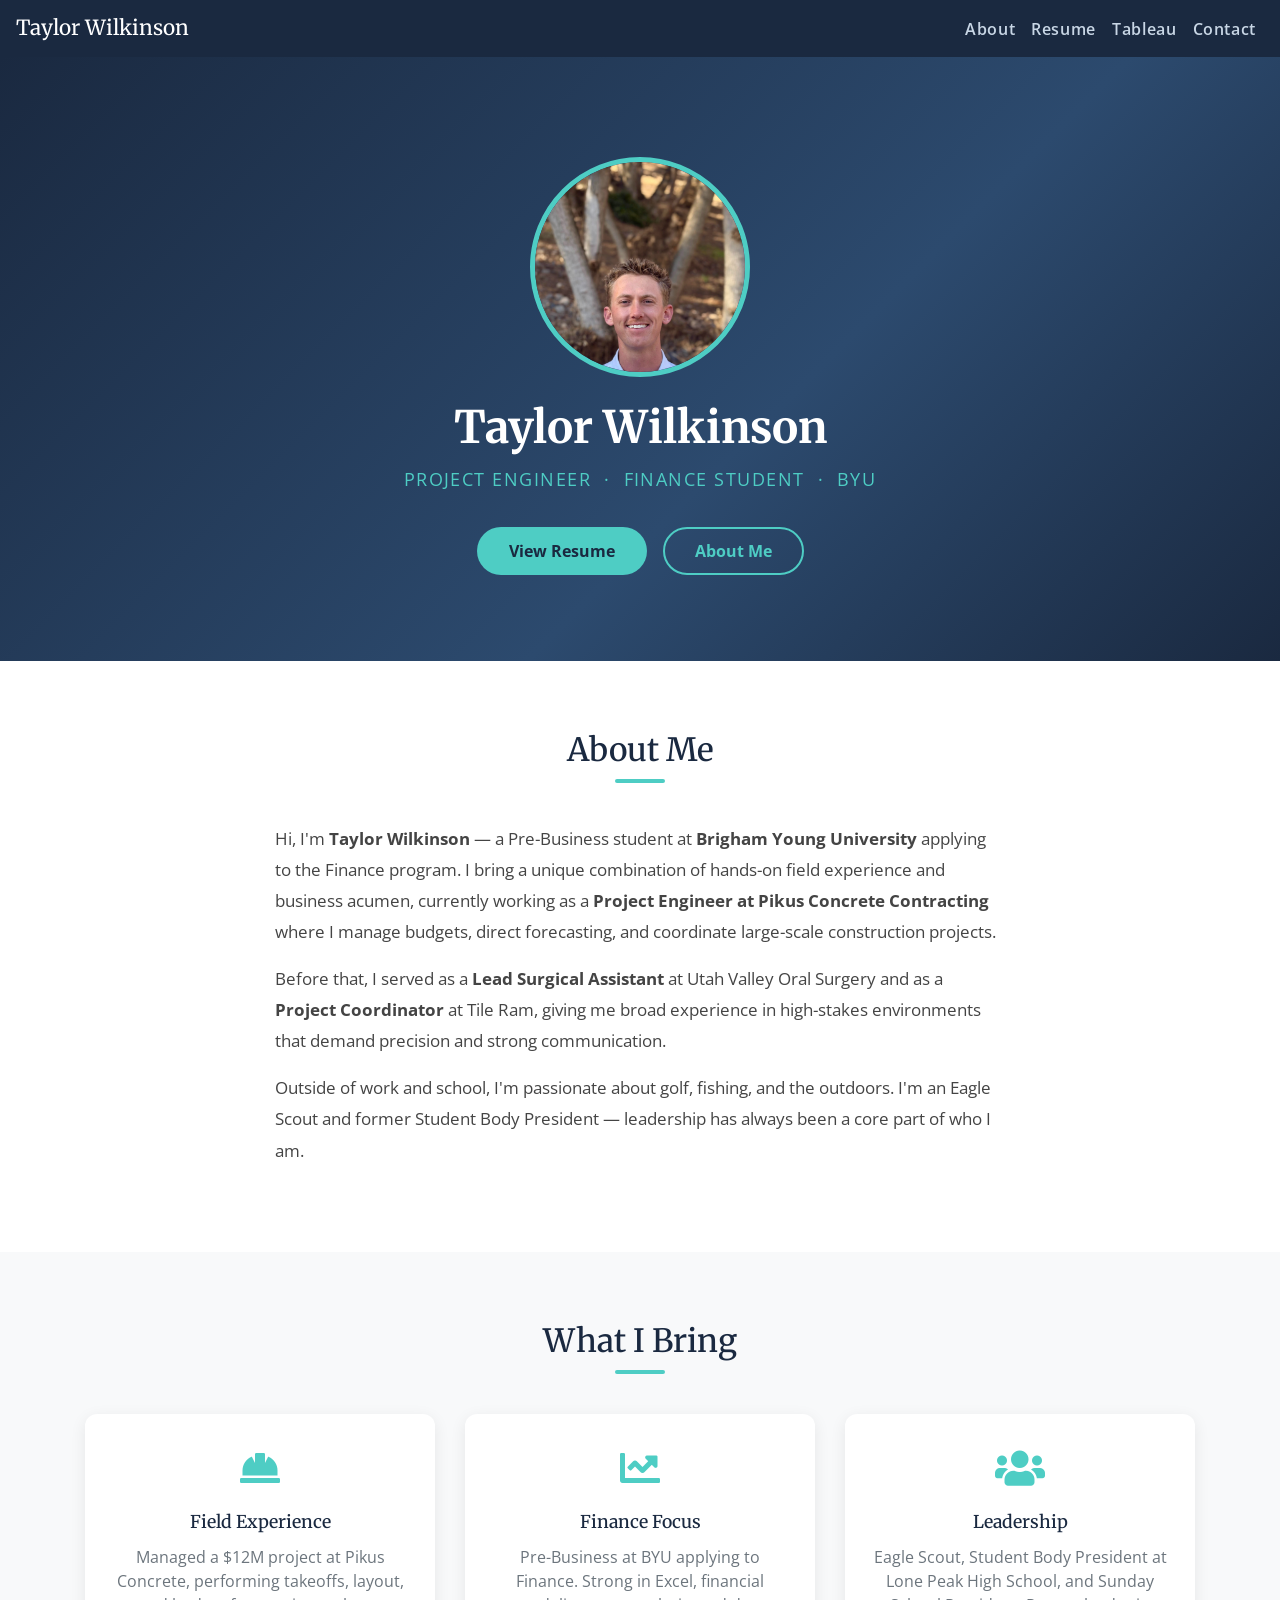
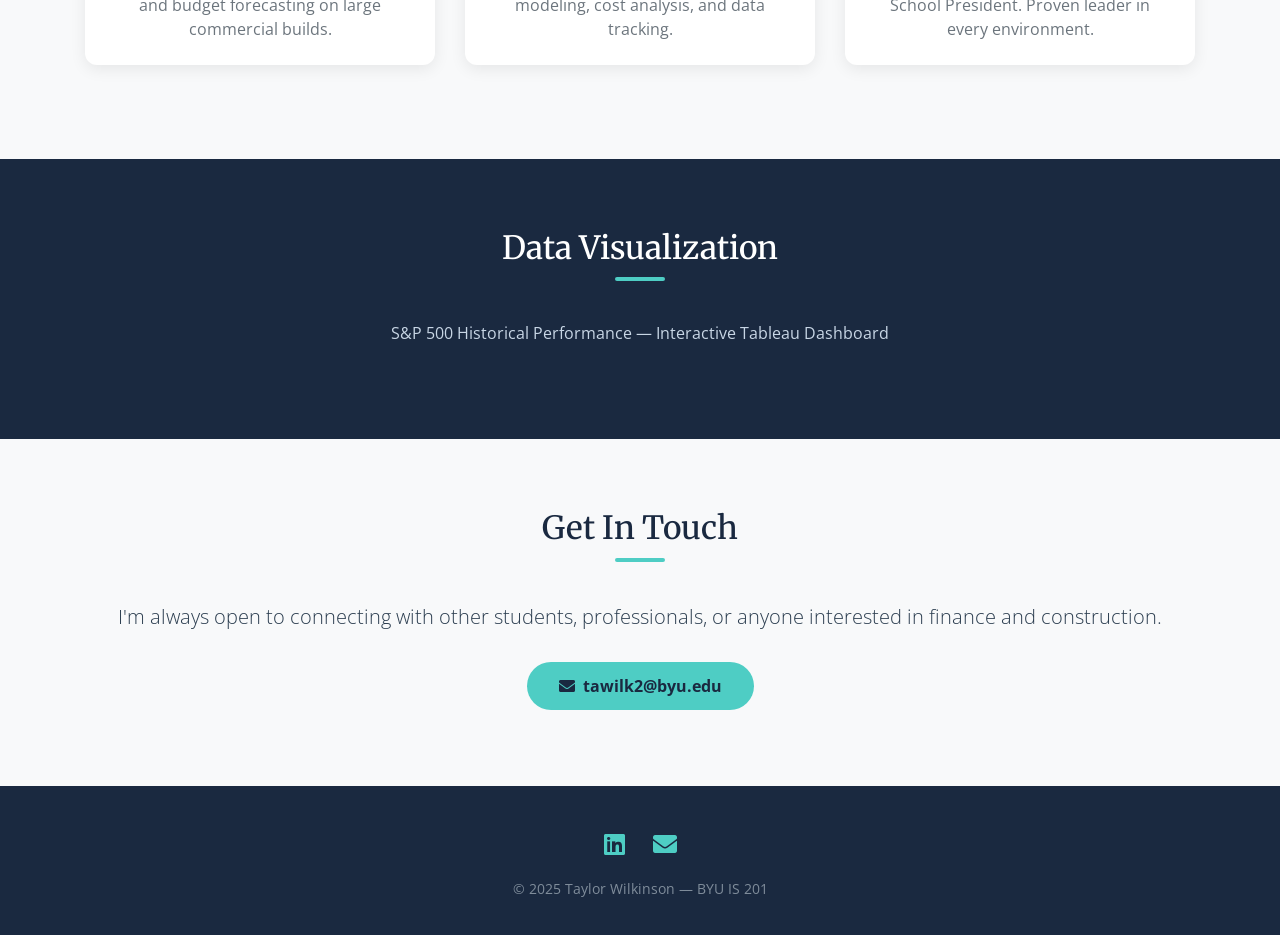
<file: index.html>
<!DOCTYPE html>
<html lang="en">

<head>
  <meta charset="utf-8">
  <meta name="viewport" content="width=device-width, initial-scale=1, shrink-to-fit=no">
  <title>Taylor Wilkinson</title>

  <!-- Bootstrap CSS -->
  <link rel="stylesheet" href="https://stackpath.bootstrapcdn.com/bootstrap/4.5.2/css/bootstrap.min.css">
  <!-- Font Awesome for icons -->
  <link rel="stylesheet" href="https://cdnjs.cloudflare.com/ajax/libs/font-awesome/5.15.4/css/all.min.css">
  <!-- Google Fonts -->
  <link href="https://fonts.googleapis.com/css2?family=Merriweather:wght@400;700&family=Open+Sans:wght@400;600&display=swap" rel="stylesheet">

  <style>
    /* ── Custom styles on top of Bootstrap ── */
    body {
      font-family: 'Open Sans', sans-serif;
      color: #2c3e50;
    }

    /* Navbar */
    .navbar {
      background-color: #1a2940 !important;
    }
    .navbar-brand {
      font-family: 'Merriweather', serif;
      font-size: 1.3rem;
      color: #ffffff !important;
    }
    .nav-link {
      color: #c8d6e5 !important;
      font-weight: 600;
      letter-spacing: 0.04em;
    }
    .nav-link:hover {
      color: #4ecdc4 !important;
    }

    /* Hero */
    #hero {
      background: linear-gradient(135deg, #1a2940 0%, #2c4a6e 60%, #1a2940 100%);
      color: white;
      padding: 100px 0 80px;
      text-align: center;
    }
    #hero img {
      width: 220px;
      height: 220px;
      object-fit: cover;
      object-position: center 15%;
      border-radius: 50%;
      border: 5px solid #4ecdc4;
      margin-bottom: 24px;
    }
    #hero h1 {
      font-family: 'Merriweather', serif;
      font-size: 2.8rem;
      font-weight: 700;
      margin-bottom: 10px;
    }
    #hero p.tagline {
      font-size: 1.15rem;
      color: #4ecdc4;
      letter-spacing: 0.08em;
      text-transform: uppercase;
      margin-bottom: 28px;
    }
    .hero-btn {
      background-color: #4ecdc4;
      color: #1a2940;
      border: none;
      padding: 12px 32px;
      font-weight: 700;
      border-radius: 30px;
      margin: 6px;
      text-decoration: none;
      display: inline-block;
      transition: background 0.2s;
    }
    .hero-btn:hover {
      background-color: #38b2ac;
      color: #fff;
      text-decoration: none;
    }
    .hero-btn-outline {
      background-color: transparent;
      color: #4ecdc4;
      border: 2px solid #4ecdc4;
      padding: 10px 30px;
      font-weight: 700;
      border-radius: 30px;
      margin: 6px;
      text-decoration: none;
      display: inline-block;
      transition: all 0.2s;
    }
    .hero-btn-outline:hover {
      background-color: #4ecdc4;
      color: #1a2940;
      text-decoration: none;
    }

    /* Sections */
    section {
      padding: 70px 0;
    }
    section:nth-child(even) {
      background-color: #f8f9fa;
    }
    .section-title {
      font-family: 'Merriweather', serif;
      font-size: 2rem;
      color: #1a2940;
      margin-bottom: 10px;
    }
    .section-divider {
      width: 50px;
      height: 4px;
      background-color: #4ecdc4;
      margin: 0 auto 40px auto;
      border-radius: 2px;
    }

    /* About */
    .about-text p {
      font-size: 1.05rem;
      line-height: 1.85;
      color: #444;
    }

    /* Cards */
    .card {
      border: none;
      border-radius: 12px;
      box-shadow: 0 4px 16px rgba(0,0,0,0.08);
      transition: transform 0.2s;
    }
    .card:hover {
      transform: translateY(-4px);
    }
    .card-icon {
      font-size: 2.5rem;
      color: #4ecdc4;
      margin-bottom: 14px;
    }
    .card-title {
      font-family: 'Merriweather', serif;
      font-size: 1.1rem;
      color: #1a2940;
    }

    /* Tableau */
    #tableau {
      background-color: #1a2940;
      color: white;
      text-align: center;
    }
    #tableau .section-title {
      color: white;
    }
    #tableau p {
      color: #c8d6e5;
    }

    /* Footer */
    footer {
      background-color: #1a2940;
      color: #c8d6e5;
      padding: 40px 0 20px;
      text-align: center;
    }
    footer a {
      color: #4ecdc4;
      margin: 0 12px;
      font-size: 1.5rem;
      text-decoration: none;
      transition: color 0.2s;
    }
    footer a:hover {
      color: #ffffff;
    }
    footer p {
      margin-top: 16px;
      font-size: 0.9rem;
      color: #7f8c9a;
    }
  </style>
</head>

<body>

  <!-- Navbar -->
  <nav class="navbar navbar-expand-lg navbar-dark sticky-top">
    <a class="navbar-brand" href="index.html">Taylor Wilkinson</a>
    <button class="navbar-toggler" type="button" data-toggle="collapse" data-target="#navbarNav">
      <span class="navbar-toggler-icon"></span>
    </button>
    <div class="collapse navbar-collapse" id="navbarNav">
      <ul class="navbar-nav ml-auto">
        <li class="nav-item"><a class="nav-link" href="#about">About</a></li>
        <li class="nav-item"><a class="nav-link" href="resume.html">Resume</a></li>
        <li class="nav-item"><a class="nav-link" href="#tableau">Tableau</a></li>
        <li class="nav-item"><a class="nav-link" href="#contact">Contact</a></li>
      </ul>
    </div>
  </nav>

  <!-- Hero -->
  <section id="hero">
    <div class="container">
      <img src="assets/img/profile.png" alt="Taylor Wilkinson profile photo">
      <h1>Taylor Wilkinson</h1>
      <p class="tagline">Project Engineer &nbsp;·&nbsp; Finance Student &nbsp;·&nbsp; BYU</p>
      <a href="resume.html" class="hero-btn">View Resume</a>
      <a href="#about" class="hero-btn-outline">About Me</a>
    </div>
  </section>

  <!-- About -->
  <section id="about">
    <div class="container">
      <div class="text-center">
        <h2 class="section-title">About Me</h2>
        <div class="section-divider"></div>
      </div>
      <div class="row justify-content-center">
        <div class="col-lg-8 about-text">
          <p>
            Hi, I'm <strong>Taylor Wilkinson</strong> — a Pre-Business student at
            <strong>Brigham Young University</strong> applying to the Finance program.
            I bring a unique combination of hands-on field experience and business acumen,
            currently working as a <strong>Project Engineer at Pikus Concrete Contracting</strong>
            where I manage budgets, direct forecasting, and coordinate large-scale construction projects.
          </p>
          <p>
            Before that, I served as a <strong>Lead Surgical Assistant</strong> at Utah Valley Oral Surgery
            and as a <strong>Project Coordinator</strong> at Tile Ram, giving me broad experience
            in high-stakes environments that demand precision and strong communication.
          </p>
          <p>
            Outside of work and school, I'm passionate about golf, fishing, and the outdoors.
            I'm an Eagle Scout and former Student Body President — leadership has always been
            a core part of who I am.
          </p>
        </div>
      </div>
    </div>
  </section>

  <!-- Highlights -->
  <section id="highlights">
    <div class="container">
      <div class="text-center">
        <h2 class="section-title">What I Bring</h2>
        <div class="section-divider"></div>
      </div>
      <div class="row text-center">
        <div class="col-md-4 mb-4">
          <div class="card p-4 h-100">
            <div class="card-icon"><i class="fas fa-hard-hat"></i></div>
            <h5 class="card-title">Field Experience</h5>
            <p class="card-text text-muted">Managed a $12M project at Pikus Concrete, performing takeoffs, layout, and budget forecasting on large commercial builds.</p>
          </div>
        </div>
        <div class="col-md-4 mb-4">
          <div class="card p-4 h-100">
            <div class="card-icon"><i class="fas fa-chart-line"></i></div>
            <h5 class="card-title">Finance Focus</h5>
            <p class="card-text text-muted">Pre-Business at BYU applying to Finance. Strong in Excel, financial modeling, cost analysis, and data tracking.</p>
          </div>
        </div>
        <div class="col-md-4 mb-4">
          <div class="card p-4 h-100">
            <div class="card-icon"><i class="fas fa-users"></i></div>
            <h5 class="card-title">Leadership</h5>
            <p class="card-text text-muted">Eagle Scout, Student Body President at Lone Peak High School, and Sunday School President. Proven leader in every environment.</p>
          </div>
        </div>
      </div>
    </div>
  </section>

  <!-- Tableau -->
  <section id="tableau">
    <div class="container">
      <h2 class="section-title">Data Visualization</h2>
      <div class="section-divider" style="background-color:#4ecdc4;"></div>
      <p class="mb-4">S&amp;P 500 Historical Performance — Interactive Tableau Dashboard</p>
      <div class='tableauPlaceholder' id='viz1' style='position: relative; margin: 0 auto; max-width: 900px;'>
        <noscript>
          <a href='#'>
            <img alt='Stock Market Dashboard' src='https://public.tableau.com/static/images/St/StockMarketDashboard_16860702252850/StockMarketDashboard/1_rss.png' style='border: none' />
          </a>
        </noscript>
        <object class='tableauViz' style='display:none;'>
          <param name='host_url' value='https%3A%2F%2Fpublic.tableau.com%2F' />
          <param name='embed_code_version' value='3' />
          <param name='site_root' value='' />
          <param name='name' value='StockMarketDashboard_16860702252850/StockMarketDashboard' />
          <param name='tabs' value='no' />
          <param name='toolbar' value='yes' />
          <param name='animate_transition' value='yes' />
          <param name='display_static_image' value='yes' />
          <param name='display_spinner' value='yes' />
          <param name='display_overlay' value='yes' />
          <param name='display_count' value='yes' />
          <param name='language' value='en-US' />
        </object>
      </div>
      <script type='text/javascript'>
        var divElement = document.getElementById('viz1');
        var vizElement = divElement.getElementsByTagName('object')[0];
        vizElement.style.width = '100%';
        vizElement.style.height = (divElement.offsetWidth * 0.75) + 'px';
        var scriptElement = document.createElement('script');
        scriptElement.src = 'https://public.tableau.com/javascripts/api/viz_v1.js';
        vizElement.parentNode.insertBefore(scriptElement, vizElement);
      </script>
    </div>
  </section>

  <!-- Contact -->
  <section id="contact">
    <div class="container text-center">
      <h2 class="section-title">Get In Touch</h2>
      <div class="section-divider"></div>
      <p class="lead mb-4">I'm always open to connecting with other students, professionals, or anyone interested in finance and construction.</p>
      <a href="mailto:tawilk2@byu.edu" class="hero-btn"><i class="fas fa-envelope mr-2"></i>tawilk2@byu.edu</a>
    </div>
  </section>

  <!-- Footer -->
  <footer>
    <div class="container">
      <a href="https://www.linkedin.com/in/taylor-wilkinson-348448161" target="_blank" title="LinkedIn"><i class="fab fa-linkedin"></i></a>
      <a href="mailto:tawilk2@byu.edu" title="Email"><i class="fas fa-envelope"></i></a>
      <p>&copy; 2025 Taylor Wilkinson &mdash; BYU IS 201</p>
    </div>
  </footer>

  <!-- Bootstrap JS -->
  <script src="https://code.jquery.com/jquery-3.5.1.slim.min.js"></script>
  <script src="https://cdn.jsdelivr.net/npm/bootstrap@4.5.2/dist/js/bootstrap.bundle.min.js"></script>

</body>
</html>
</file>
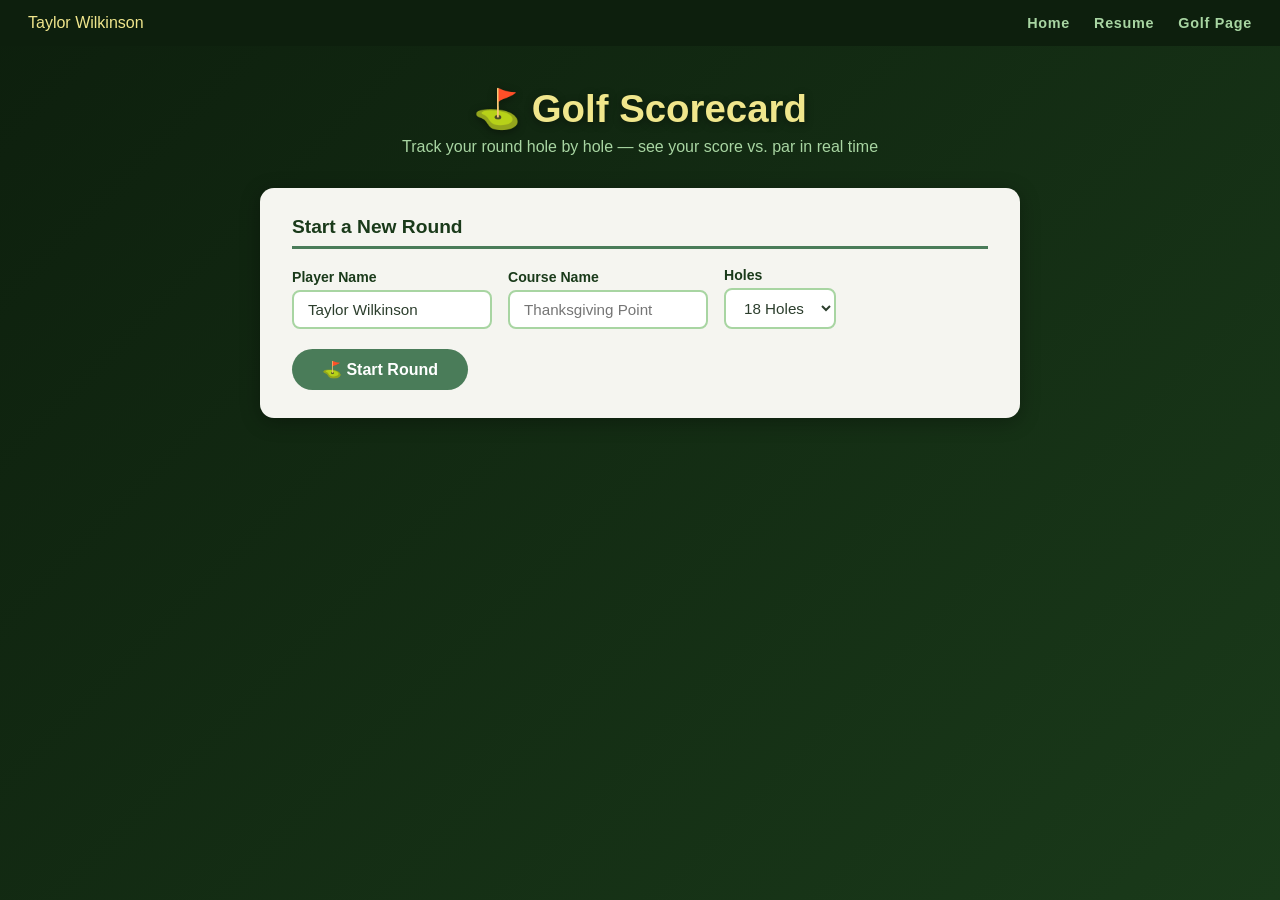
<file: app.html>
<!DOCTYPE html>
<html lang="en">

<head>
  <meta charset="UTF-8">
  <meta name="viewport" content="width=device-width, initial-scale=1.0">
  <title>Golf Scorecard — Taylor Wilkinson</title>
  <style>
    /* ── Reset ── */
    * { box-sizing: border-box; margin: 0; padding: 0; }

    body {
      font-family: 'Segoe UI', Arial, sans-serif;
      background: linear-gradient(135deg, #0d1f0d 0%, #1a3a1a 100%);
      min-height: 100vh;
      color: #2c3e2d;
    }

    /* ── Nav ── */
    .top-nav {
      background-color: #0d1f0d;
      padding: 14px 28px;
      display: flex;
      align-items: center;
      gap: 24px;
    }
    .top-nav a {
      color: #a8d5a2;
      text-decoration: none;
      font-size: 0.9rem;
      font-weight: bold;
      letter-spacing: 0.05em;
    }
    .top-nav a:hover { color: #f0e68c; }
    .top-nav .brand { color: #f0e68c; margin-right: auto; font-size: 1rem; }

    /* ── App Container ── */
    .app-container {
      max-width: 800px;
      margin: 40px auto;
      padding: 0 20px 60px;
    }

    /* ── Header ── */
    .app-header {
      text-align: center;
      margin-bottom: 32px;
    }
    .app-header h1 {
      font-size: 2.4rem;
      color: #f0e68c;
      text-shadow: 0 2px 8px rgba(0,0,0,0.4);
      margin-bottom: 6px;
    }
    .app-header p {
      color: #a8d5a2;
      font-size: 1rem;
    }

    /* ── Course Setup ── */
    .setup-card {
      background: #f5f5f0;
      border-radius: 14px;
      padding: 28px 32px;
      margin-bottom: 28px;
      box-shadow: 0 4px 20px rgba(0,0,0,0.3);
    }
    .setup-card h2 {
      color: #1a3a1a;
      font-size: 1.2rem;
      margin-bottom: 18px;
      border-bottom: 3px solid #4a7c59;
      padding-bottom: 8px;
    }
    .setup-row {
      display: flex;
      gap: 16px;
      flex-wrap: wrap;
      align-items: flex-end;
    }
    .setup-row label {
      font-size: 0.88rem;
      font-weight: bold;
      color: #1a3a1a;
      display: block;
      margin-bottom: 5px;
    }
    .setup-row input, .setup-row select {
      padding: 9px 14px;
      border: 2px solid #a8d5a2;
      border-radius: 8px;
      font-size: 0.95rem;
      background: white;
      color: #2c3e2d;
      outline: none;
      transition: border 0.2s;
    }
    .setup-row input:focus, .setup-row select:focus {
      border-color: #4a7c59;
    }
    .setup-row input[type="text"] { width: 200px; }
    .setup-row input[type="number"] { width: 90px; }

    .btn-start {
      background-color: #4a7c59;
      color: white;
      border: none;
      padding: 11px 30px;
      border-radius: 30px;
      font-weight: bold;
      font-size: 1rem;
      cursor: pointer;
      transition: background 0.2s;
      margin-top: 20px;
    }
    .btn-start:hover { background-color: #2d5a2d; }

    /* ── Scorecard ── */
    .scorecard-card {
      background: #f5f5f0;
      border-radius: 14px;
      padding: 28px 32px;
      box-shadow: 0 4px 20px rgba(0,0,0,0.3);
      display: none;
    }
    .scorecard-card h2 {
      color: #1a3a1a;
      font-size: 1.2rem;
      margin-bottom: 18px;
      border-bottom: 3px solid #4a7c59;
      padding-bottom: 8px;
    }

    /* Scorecard Table */
    table {
      width: 100%;
      border-collapse: collapse;
      margin-bottom: 24px;
      font-size: 0.92rem;
    }
    th {
      background-color: #1a3a1a;
      color: #f0e68c;
      padding: 10px 8px;
      text-align: center;
      font-size: 0.82rem;
      letter-spacing: 0.04em;
    }
    td {
      text-align: center;
      padding: 6px 4px;
      border-bottom: 1px solid #d0d8d0;
    }
    tr:nth-child(even) td { background-color: #eef3ee; }

    .hole-num {
      font-weight: bold;
      color: #1a3a1a;
      background-color: #d8ecd8 !important;
    }
    .par-cell {
      color: #4a7c59;
      font-weight: 600;
    }
    .score-input {
      width: 52px;
      padding: 6px 4px;
      border: 2px solid #a8d5a2;
      border-radius: 6px;
      text-align: center;
      font-size: 1rem;
      font-weight: bold;
      color: #1a3a1a;
      background: white;
      outline: none;
      transition: border 0.2s;
    }
    .score-input:focus { border-color: #4a7c59; }

    /* Score coloring */
    .eagle  { background-color: #ffd700 !important; color: #000 !important; border-radius: 50%; }
    .birdie { background-color: #4ecdc4 !important; color: #fff !important; border-radius: 50%; }
    .par-score { background-color: #eef3ee; }
    .bogey  { background-color: #ffb3b3 !important; color: #800 !important; }
    .double { background-color: #ff6b6b !important; color: #fff !important; }

    /* Summary */
    .summary-bar {
      display: flex;
      justify-content: space-around;
      flex-wrap: wrap;
      gap: 12px;
      background: #1a3a1a;
      border-radius: 10px;
      padding: 18px;
      margin-bottom: 20px;
    }
    .summary-item {
      text-align: center;
    }
    .summary-item .label {
      font-size: 0.75rem;
      color: #a8d5a2;
      text-transform: uppercase;
      letter-spacing: 0.08em;
      margin-bottom: 4px;
    }
    .summary-item .value {
      font-size: 1.5rem;
      font-weight: bold;
      color: #f0e68c;
    }
    .summary-item .value.under { color: #4ecdc4; }
    .summary-item .value.over  { color: #ff6b6b; }
    .summary-item .value.even  { color: #f0e68c; }

    /* Legend */
    .legend {
      display: flex;
      gap: 12px;
      flex-wrap: wrap;
      margin-bottom: 20px;
      font-size: 0.82rem;
    }
    .legend-item {
      display: flex;
      align-items: center;
      gap: 5px;
    }
    .legend-dot {
      width: 18px;
      height: 18px;
      border-radius: 50%;
      display: inline-block;
    }

    /* Buttons */
    .btn-row {
      display: flex;
      gap: 12px;
      flex-wrap: wrap;
    }
    .btn-calc {
      background-color: #4a7c59;
      color: white;
      border: none;
      padding: 11px 28px;
      border-radius: 30px;
      font-weight: bold;
      font-size: 0.95rem;
      cursor: pointer;
      transition: background 0.2s;
    }
    .btn-calc:hover { background-color: #2d5a2d; }
    .btn-reset {
      background-color: transparent;
      color: #4a7c59;
      border: 2px solid #4a7c59;
      padding: 9px 26px;
      border-radius: 30px;
      font-weight: bold;
      font-size: 0.95rem;
      cursor: pointer;
      transition: all 0.2s;
    }
    .btn-reset:hover { background-color: #4a7c59; color: white; }

    /* Result message */
    #result-msg {
      margin-top: 20px;
      padding: 16px 20px;
      border-radius: 10px;
      font-size: 1.05rem;
      font-weight: bold;
      text-align: center;
      display: none;
    }
    .msg-under { background-color: #d0f0ee; color: #1a5c58; border: 2px solid #4ecdc4; }
    .msg-over  { background-color: #ffe0e0; color: #800; border: 2px solid #ff6b6b; }
    .msg-even  { background-color: #fff8cc; color: #5a4a00; border: 2px solid #f0e68c; }

    /* Nine hole separator */
    .nine-separator td {
      background-color: #1a3a1a !important;
      color: #f0e68c;
      font-weight: bold;
      font-size: 0.85rem;
      padding: 6px;
    }
  </style>
</head>

<body>

  <div class="top-nav">
    <span class="brand">Taylor Wilkinson</span>
    <a href="index.html">Home</a>
    <a href="resume.html">Resume</a>
    <a href="scratch.html">Golf Page</a>
  </div>

  <div class="app-container">

    <div class="app-header">
      <h1>⛳ Golf Scorecard</h1>
      <p>Track your round hole by hole — see your score vs. par in real time</p>
    </div>

    <!-- Setup Card -->
    <div class="setup-card" id="setup-card">
      <h2>Start a New Round</h2>
      <div class="setup-row">
        <div>
          <label for="player-name">Player Name</label>
          <input type="text" id="player-name" placeholder="Taylor Wilkinson" value="Taylor Wilkinson">
        </div>
        <div>
          <label for="course-name">Course Name</label>
          <input type="text" id="course-name" placeholder="Thanksgiving Point">
        </div>
        <div>
          <label for="num-holes">Holes</label>
          <select id="num-holes">
            <option value="9">9 Holes</option>
            <option value="18" selected>18 Holes</option>
          </select>
        </div>
      </div>
      <button class="btn-start" onclick="startRound()">⛳ Start Round</button>
    </div>

    <!-- Scorecard Card -->
    <div class="scorecard-card" id="scorecard-card">
      <h2 id="scorecard-title">Scorecard</h2>

      <!-- Legend -->
      <div class="legend">
        <div class="legend-item"><span class="legend-dot" style="background:#ffd700;"></span> Eagle (−2)</div>
        <div class="legend-item"><span class="legend-dot" style="background:#4ecdc4;"></span> Birdie (−1)</div>
        <div class="legend-item"><span class="legend-dot" style="background:#eef3ee; border:1px solid #ccc;"></span> Par (E)</div>
        <div class="legend-item"><span class="legend-dot" style="background:#ffb3b3;"></span> Bogey (+1)</div>
        <div class="legend-item"><span class="legend-dot" style="background:#ff6b6b;"></span> Double+ (+2)</div>
      </div>

      <!-- Summary -->
      <div class="summary-bar">
        <div class="summary-item">
          <div class="label">Player</div>
          <div class="value" id="sum-player" style="font-size:1rem;">—</div>
        </div>
        <div class="summary-item">
          <div class="label">Total Score</div>
          <div class="value" id="sum-score">—</div>
        </div>
        <div class="summary-item">
          <div class="label">vs. Par</div>
          <div class="value" id="sum-vs-par">—</div>
        </div>
        <div class="summary-item">
          <div class="label">Holes Played</div>
          <div class="value" id="sum-holes">0</div>
        </div>
        <div class="summary-item">
          <div class="label">Best Hole</div>
          <div class="value" id="sum-best">—</div>
        </div>
      </div>

      <!-- Table -->
      <table id="scorecard-table">
        <thead>
          <tr id="header-row">
            <th>Hole</th>
            <th>Par</th>
            <th>Score</th>
            <th>+/−</th>
          </tr>
        </thead>
        <tbody id="scorecard-body"></tbody>
      </table>

      <div class="btn-row">
        <button class="btn-calc" onclick="calculateScore()">📊 Calculate Score</button>
        <button class="btn-reset" onclick="resetRound()">↩ New Round</button>
      </div>

      <div id="result-msg"></div>
    </div>

  </div>

  <script>
    // Standard par values for 18 holes
    const standardPars = [4,4,3,5,4,3,4,5,4, 4,3,5,4,4,3,5,4,4];

    let numHoles = 18;

    function startRound() {
      numHoles = parseInt(document.getElementById('num-holes').value);
      const player = document.getElementById('player-name').value || 'Player';
      const course = document.getElementById('course-name').value || 'Local Course';

      document.getElementById('scorecard-title').textContent =
        `${player} — ${course}`;
      document.getElementById('sum-player').textContent = player;

      buildScorecard(numHoles);
      document.getElementById('setup-card').style.display = 'none';
      document.getElementById('scorecard-card').style.display = 'block';
    }

    function buildScorecard(holes) {
      const tbody = document.getElementById('scorecard-body');
      tbody.innerHTML = '';

      for (let i = 0; i < holes; i++) {
        // Front/back nine separator
        if (holes === 18 && i === 9) {
          const sep = document.createElement('tr');
          sep.className = 'nine-separator';
          sep.innerHTML = `<td colspan="4">— Back Nine —</td>`;
          tbody.appendChild(sep);
        }
        if (holes === 18 && i === 0) {
          const sep = document.createElement('tr');
          sep.className = 'nine-separator';
          sep.innerHTML = `<td colspan="4">— Front Nine —</td>`;
          tbody.appendChild(sep);
        }

        const par = standardPars[i] || 4;
        const tr = document.createElement('tr');
        tr.id = `row-${i}`;
        tr.innerHTML = `
          <td class="hole-num">${i + 1}</td>
          <td class="par-cell">${par}</td>
          <td>
            <input
              type="number"
              class="score-input"
              id="score-${i}"
              min="1"
              max="15"
              placeholder="—"
              oninput="liveUpdate(${i}, ${par})"
            >
          </td>
          <td id="diff-${i}">—</td>
        `;
        tbody.appendChild(tr);
      }
    }

    function liveUpdate(holeIndex, par) {
      const input = document.getElementById(`score-${holeIndex}`);
      const diffCell = document.getElementById(`diff-${holeIndex}`);
      const scoreInput = document.getElementById(`score-${holeIndex}`);
      const val = parseInt(input.value);

      // Clear previous color classes
      scoreInput.className = 'score-input';

      if (isNaN(val) || val < 1) {
        diffCell.textContent = '—';
        return;
      }

      const diff = val - par;
      diffCell.textContent = diff === 0 ? 'E' : (diff > 0 ? `+${diff}` : `${diff}`);

      // Color the input
      if (diff <= -2)      scoreInput.classList.add('eagle');
      else if (diff === -1) scoreInput.classList.add('birdie');
      else if (diff === 0)  scoreInput.classList.add('par-score');
      else if (diff === 1)  scoreInput.classList.add('bogey');
      else                  scoreInput.classList.add('double');

      // Live running totals
      calculateScore(true);
    }

    function calculateScore(silent = false) {
      let totalScore = 0;
      let totalPar = 0;
      let holesPlayed = 0;
      let bestDiff = Infinity;
      let bestHole = null;

      for (let i = 0; i < numHoles; i++) {
        const par = standardPars[i] || 4;
        const val = parseInt(document.getElementById(`score-${i}`).value);
        totalPar += par;
        if (!isNaN(val) && val > 0) {
          totalScore += val;
          holesPlayed++;
          const diff = val - par;
          if (diff < bestDiff) { bestDiff = diff; bestHole = i + 1; }
        }
      }

      const vsPar = totalScore - totalPar + (numHoles - holesPlayed) * 0; // only played holes
      const playedPar = Array.from({length: holesPlayed}, (_,i) => standardPars[i] || 4)
                             .reduce((a,b) => a+b, 0);
      const vsParPlayed = holesPlayed > 0 ? totalScore - playedPar : 0;

      document.getElementById('sum-score').textContent = holesPlayed > 0 ? totalScore : '—';
      document.getElementById('sum-holes').textContent = holesPlayed;
      document.getElementById('sum-best').textContent = bestHole ? `Hole ${bestHole}` : '—';

      const vsEl = document.getElementById('sum-vs-par');
      if (holesPlayed > 0) {
        vsEl.textContent = vsParPlayed === 0 ? 'E' : (vsParPlayed > 0 ? `+${vsParPlayed}` : `${vsParPlayed}`);
        vsEl.className = 'value ' + (vsParPlayed < 0 ? 'under' : vsParPlayed > 0 ? 'over' : 'even');
      } else {
        vsEl.textContent = '—';
        vsEl.className = 'value';
      }

      if (!silent && holesPlayed > 0) {
        showResult(totalScore, vsParPlayed, holesPlayed);
      }
    }

    function showResult(total, vsPar, holesPlayed) {
      const msg = document.getElementById('result-msg');
      msg.style.display = 'block';

      const complete = holesPlayed === numHoles;
      let text = complete
        ? `🏁 Round complete! `
        : `📊 After ${holesPlayed} of ${numHoles} holes — `;

      if (vsPar < 0)      { text += `${total} strokes, ${Math.abs(vsPar)} under par. 🔥 Fantastic round!`; msg.className = 'msg-under'; }
      else if (vsPar > 0) { text += `${total} strokes, ${vsPar} over par. Keep grinding! 💪`; msg.className = 'msg-over'; }
      else                 { text += `${total} strokes, even par. Solid round! ⛳`; msg.className = 'msg-even'; }

      msg.textContent = text;
    }

    function resetRound() {
      document.getElementById('setup-card').style.display = 'block';
      document.getElementById('scorecard-card').style.display = 'none';
      document.getElementById('result-msg').style.display = 'none';
      document.getElementById('course-name').value = '';
    }
  </script>

</body>
</html>
</file>
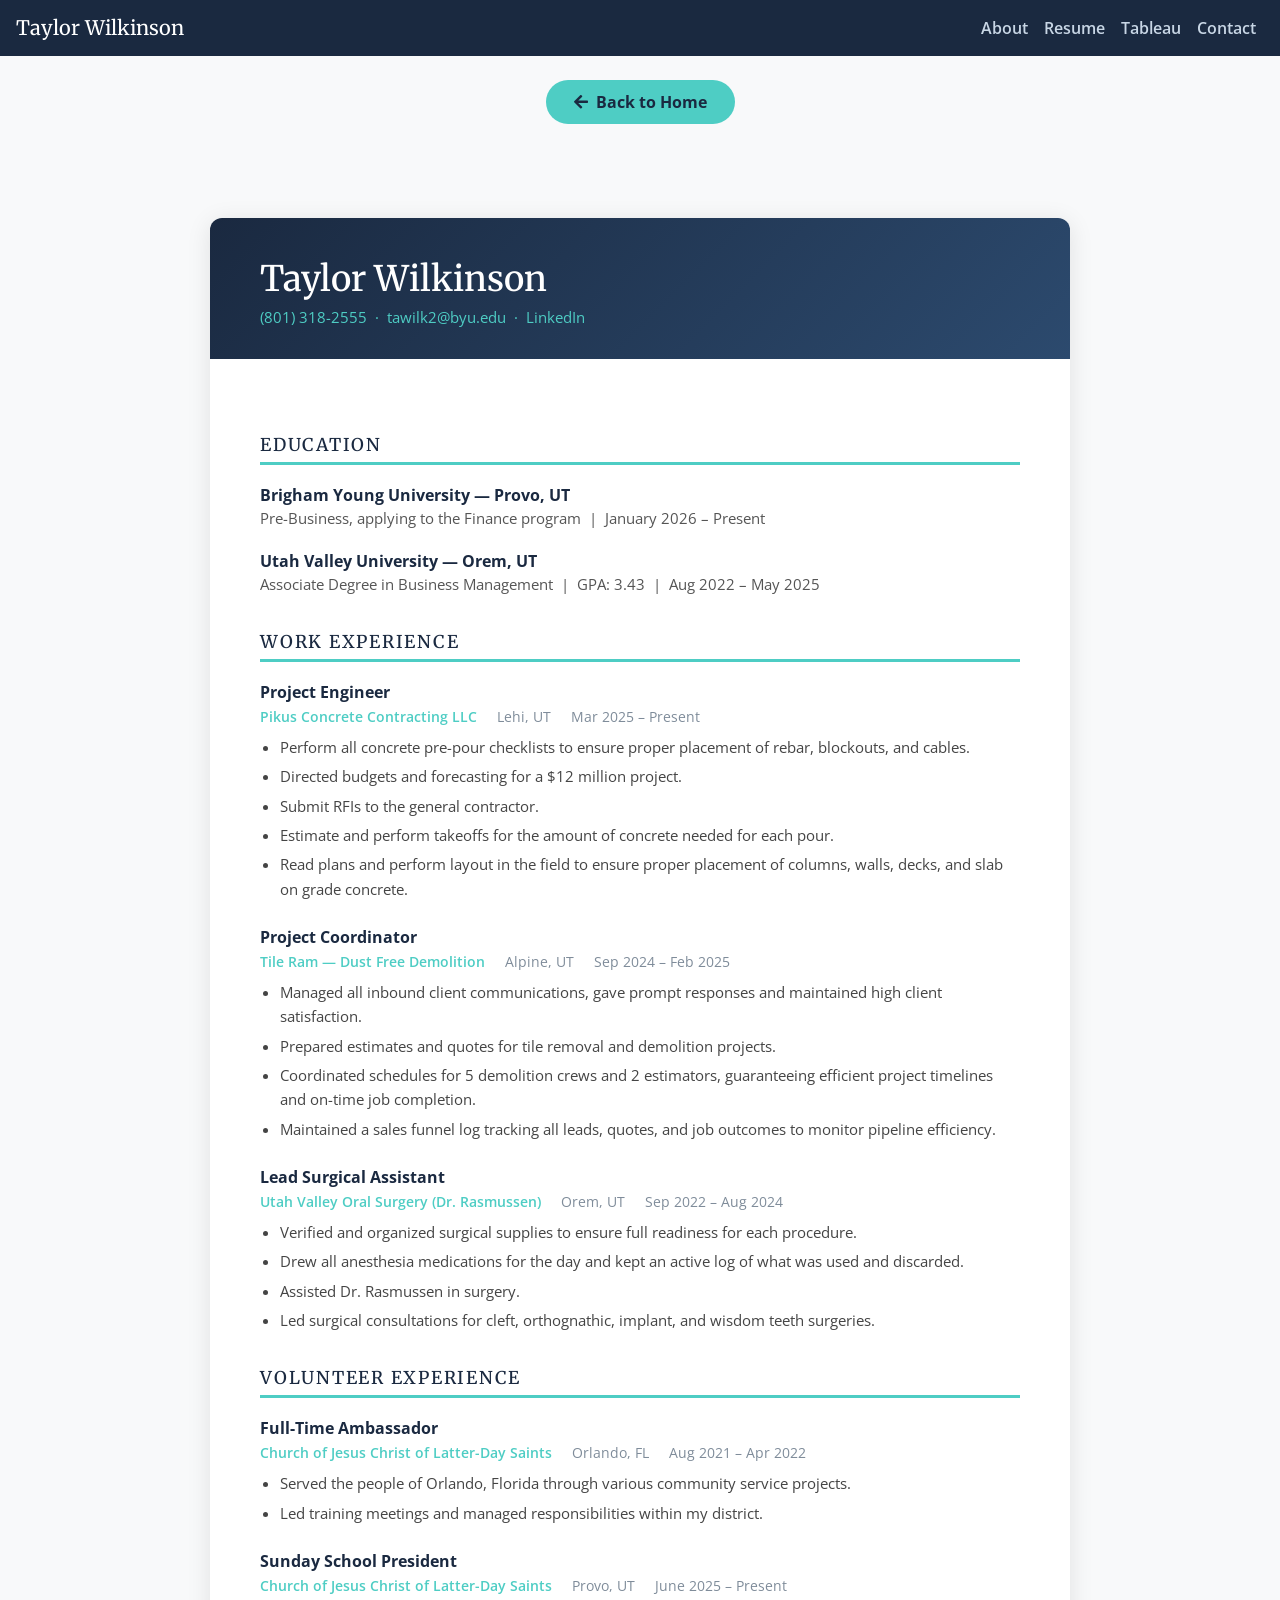
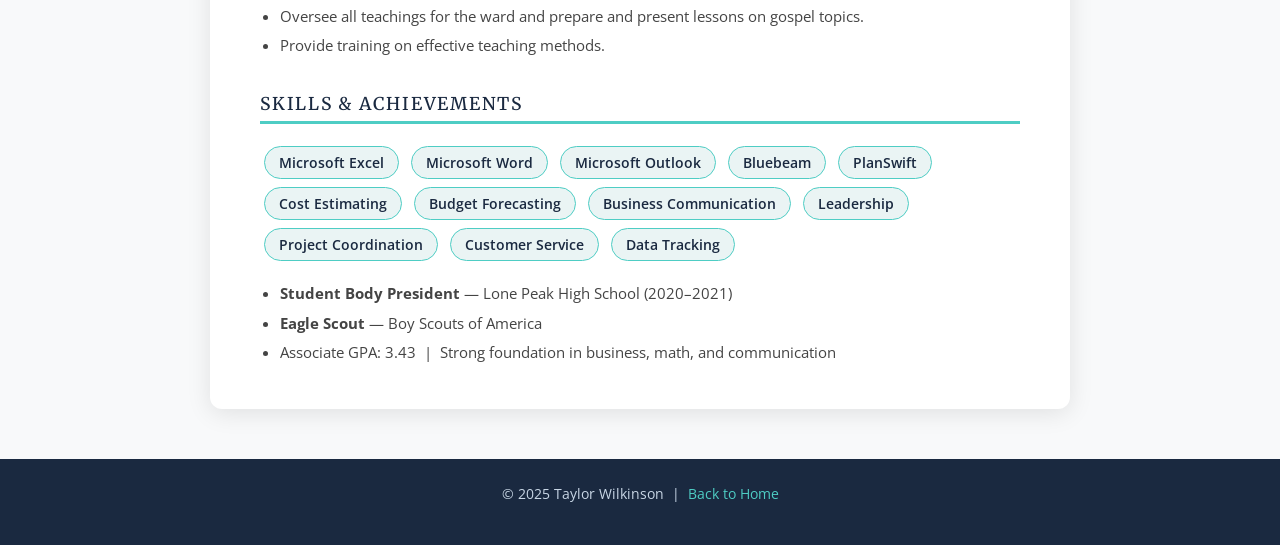
<file: resume.html>
<!DOCTYPE html>
<html lang="en">

<head>
  <meta charset="utf-8">
  <meta name="viewport" content="width=device-width, initial-scale=1, shrink-to-fit=no">
  <title>Resume - Taylor Wilkinson</title>
  <link rel="stylesheet" href="https://stackpath.bootstrapcdn.com/bootstrap/4.5.2/css/bootstrap.min.css">
  <link rel="stylesheet" href="https://cdnjs.cloudflare.com/ajax/libs/font-awesome/5.15.4/css/all.min.css">
  <link href="https://fonts.googleapis.com/css2?family=Merriweather:wght@400;700&family=Open+Sans:wght@400;600&display=swap" rel="stylesheet">

  <style>
    body {
      font-family: 'Open Sans', sans-serif;
      background-color: #f8f9fa;
      color: #2c3e50;
    }

    .navbar {
      background-color: #1a2940 !important;
    }
    .navbar-brand {
      font-family: 'Merriweather', serif;
      color: #ffffff !important;
    }
    .nav-link {
      color: #c8d6e5 !important;
      font-weight: 600;
    }
    .nav-link:hover {
      color: #4ecdc4 !important;
    }

    /* Resume Container */
    .resume-wrapper {
      max-width: 860px;
      margin: 50px auto;
      background: #ffffff;
      border-radius: 12px;
      box-shadow: 0 4px 24px rgba(0,0,0,0.10);
      overflow: hidden;
    }

    /* Resume Header */
    .resume-header {
      background: linear-gradient(135deg, #1a2940, #2c4a6e);
      color: white;
      padding: 40px 50px 30px;
    }
    .resume-header h1 {
      font-family: 'Merriweather', serif;
      font-size: 2.2rem;
      margin-bottom: 6px;
    }
    .resume-header .contact-line {
      color: #4ecdc4;
      font-size: 0.95rem;
    }
    .resume-header .contact-line a {
      color: #4ecdc4;
      text-decoration: none;
    }
    .resume-header .contact-line a:hover {
      color: white;
    }

    /* Resume Body */
    .resume-body {
      padding: 40px 50px;
    }

    /* Section headings */
    .resume-section-title {
      font-family: 'Merriweather', serif;
      font-size: 1.1rem;
      text-transform: uppercase;
      letter-spacing: 0.1em;
      color: #1a2940;
      border-bottom: 3px solid #4ecdc4;
      padding-bottom: 6px;
      margin-top: 36px;
      margin-bottom: 18px;
    }

    /* Job entries */
    .job-entry {
      margin-bottom: 24px;
    }
    .job-title {
      font-weight: 700;
      font-size: 1rem;
      color: #1a2940;
      margin-bottom: 2px;
    }
    .job-meta {
      font-size: 0.88rem;
      color: #7f8c9a;
      margin-bottom: 8px;
    }
    .job-meta span {
      margin-right: 16px;
    }
    .job-meta .company {
      color: #4ecdc4;
      font-weight: 600;
    }
    ul.job-bullets {
      padding-left: 20px;
      margin-bottom: 0;
    }
    ul.job-bullets li {
      font-size: 0.95rem;
      color: #444;
      margin-bottom: 5px;
      line-height: 1.6;
    }

    /* Education */
    .edu-entry {
      margin-bottom: 20px;
    }
    .edu-school {
      font-weight: 700;
      color: #1a2940;
    }
    .edu-detail {
      font-size: 0.93rem;
      color: #555;
    }

    /* Skills */
    .skill-badge {
      display: inline-block;
      background-color: #eaf4f4;
      color: #1a2940;
      border: 1px solid #4ecdc4;
      border-radius: 20px;
      padding: 5px 14px;
      font-size: 0.88rem;
      margin: 4px;
      font-weight: 600;
    }

    /* Print button */
    .print-btn {
      background-color: #4ecdc4;
      color: #1a2940;
      border: none;
      padding: 10px 28px;
      font-weight: 700;
      border-radius: 30px;
      cursor: pointer;
      text-decoration: none;
      display: inline-block;
      margin-bottom: 20px;
    }
    .print-btn:hover {
      background-color: #38b2ac;
      color: white;
      text-decoration: none;
    }

    footer {
      background-color: #1a2940;
      color: #c8d6e5;
      padding: 24px 0;
      text-align: center;
      margin-top: 40px;
      font-size: 0.9rem;
    }
    footer a {
      color: #4ecdc4;
      text-decoration: none;
    }
  </style>
</head>

<body>

  <!-- Navbar -->
  <nav class="navbar navbar-expand-lg navbar-dark sticky-top">
    <a class="navbar-brand" href="index.html">Taylor Wilkinson</a>
    <button class="navbar-toggler" type="button" data-toggle="collapse" data-target="#navbarNav">
      <span class="navbar-toggler-icon"></span>
    </button>
    <div class="collapse navbar-collapse" id="navbarNav">
      <ul class="navbar-nav ml-auto">
        <li class="nav-item"><a class="nav-link" href="index.html#about">About</a></li>
        <li class="nav-item"><a class="nav-link active" href="resume.html">Resume</a></li>
        <li class="nav-item"><a class="nav-link" href="index.html#tableau">Tableau</a></li>
        <li class="nav-item"><a class="nav-link" href="index.html#contact">Contact</a></li>
      </ul>
    </div>
  </nav>

  <div class="container py-4 text-center">
    <a href="index.html" class="print-btn"><i class="fas fa-arrow-left mr-2"></i>Back to Home</a>
  </div>

  <div class="resume-wrapper">

    <!-- Header -->
    <div class="resume-header">
      <h1>Taylor Wilkinson</h1>
      <div class="contact-line">
        <a href="tel:8013182555">(801) 318-2555</a> &nbsp;·&nbsp;
        <a href="mailto:tawilk2@byu.edu">tawilk2@byu.edu</a> &nbsp;·&nbsp;
        <a href="https://www.linkedin.com/in/taylor-wilkinson-348448161" target="_blank">LinkedIn</a>
      </div>
    </div>

    <div class="resume-body">

      <!-- Education -->
      <h2 class="resume-section-title">Education</h2>

      <div class="edu-entry">
        <div class="edu-school">Brigham Young University &mdash; Provo, UT</div>
        <div class="edu-detail">Pre-Business, applying to the Finance program &nbsp;|&nbsp; January 2026 &ndash; Present</div>
      </div>

      <div class="edu-entry">
        <div class="edu-school">Utah Valley University &mdash; Orem, UT</div>
        <div class="edu-detail">Associate Degree in Business Management &nbsp;|&nbsp; GPA: 3.43 &nbsp;|&nbsp; Aug 2022 &ndash; May 2025</div>
      </div>

      <!-- Work Experience -->
      <h2 class="resume-section-title">Work Experience</h2>

      <div class="job-entry">
        <div class="job-title">Project Engineer</div>
        <div class="job-meta">
          <span class="company">Pikus Concrete Contracting LLC</span>
          <span>Lehi, UT</span>
          <span>Mar 2025 &ndash; Present</span>
        </div>
        <ul class="job-bullets">
          <li>Perform all concrete pre-pour checklists to ensure proper placement of rebar, blockouts, and cables.</li>
          <li>Directed budgets and forecasting for a $12 million project.</li>
          <li>Submit RFIs to the general contractor.</li>
          <li>Estimate and perform takeoffs for the amount of concrete needed for each pour.</li>
          <li>Read plans and perform layout in the field to ensure proper placement of columns, walls, decks, and slab on grade concrete.</li>
        </ul>
      </div>

      <div class="job-entry">
        <div class="job-title">Project Coordinator</div>
        <div class="job-meta">
          <span class="company">Tile Ram &mdash; Dust Free Demolition</span>
          <span>Alpine, UT</span>
          <span>Sep 2024 &ndash; Feb 2025</span>
        </div>
        <ul class="job-bullets">
          <li>Managed all inbound client communications, gave prompt responses and maintained high client satisfaction.</li>
          <li>Prepared estimates and quotes for tile removal and demolition projects.</li>
          <li>Coordinated schedules for 5 demolition crews and 2 estimators, guaranteeing efficient project timelines and on-time job completion.</li>
          <li>Maintained a sales funnel log tracking all leads, quotes, and job outcomes to monitor pipeline efficiency.</li>
        </ul>
      </div>

      <div class="job-entry">
        <div class="job-title">Lead Surgical Assistant</div>
        <div class="job-meta">
          <span class="company">Utah Valley Oral Surgery (Dr. Rasmussen)</span>
          <span>Orem, UT</span>
          <span>Sep 2022 &ndash; Aug 2024</span>
        </div>
        <ul class="job-bullets">
          <li>Verified and organized surgical supplies to ensure full readiness for each procedure.</li>
          <li>Drew all anesthesia medications for the day and kept an active log of what was used and discarded.</li>
          <li>Assisted Dr. Rasmussen in surgery.</li>
          <li>Led surgical consultations for cleft, orthognathic, implant, and wisdom teeth surgeries.</li>
        </ul>
      </div>

      <!-- Volunteer -->
      <h2 class="resume-section-title">Volunteer Experience</h2>

      <div class="job-entry">
        <div class="job-title">Full-Time Ambassador</div>
        <div class="job-meta">
          <span class="company">Church of Jesus Christ of Latter-Day Saints</span>
          <span>Orlando, FL</span>
          <span>Aug 2021 &ndash; Apr 2022</span>
        </div>
        <ul class="job-bullets">
          <li>Served the people of Orlando, Florida through various community service projects.</li>
          <li>Led training meetings and managed responsibilities within my district.</li>
        </ul>
      </div>

      <div class="job-entry">
        <div class="job-title">Sunday School President</div>
        <div class="job-meta">
          <span class="company">Church of Jesus Christ of Latter-Day Saints</span>
          <span>Provo, UT</span>
          <span>June 2025 &ndash; Present</span>
        </div>
        <ul class="job-bullets">
          <li>Oversee all teachings for the ward and prepare and present lessons on gospel topics.</li>
          <li>Provide training on effective teaching methods.</li>
        </ul>
      </div>

      <!-- Skills -->
      <h2 class="resume-section-title">Skills &amp; Achievements</h2>

      <div class="mb-3">
        <span class="skill-badge">Microsoft Excel</span>
        <span class="skill-badge">Microsoft Word</span>
        <span class="skill-badge">Microsoft Outlook</span>
        <span class="skill-badge">Bluebeam</span>
        <span class="skill-badge">PlanSwift</span>
        <span class="skill-badge">Cost Estimating</span>
        <span class="skill-badge">Budget Forecasting</span>
        <span class="skill-badge">Business Communication</span>
        <span class="skill-badge">Leadership</span>
        <span class="skill-badge">Project Coordination</span>
        <span class="skill-badge">Customer Service</span>
        <span class="skill-badge">Data Tracking</span>
      </div>

      <ul class="job-bullets mt-3">
        <li><strong>Student Body President</strong> — Lone Peak High School (2020–2021)</li>
        <li><strong>Eagle Scout</strong> — Boy Scouts of America</li>
        <li>Associate GPA: 3.43 &nbsp;|&nbsp; Strong foundation in business, math, and communication</li>
      </ul>

    </div>
    <!-- end resume-body -->

  </div>
  <!-- end resume-wrapper -->

  <footer>
    <p>&copy; 2025 Taylor Wilkinson &nbsp;|&nbsp; <a href="index.html">Back to Home</a></p>
  </footer>

  <script src="https://code.jquery.com/jquery-3.5.1.slim.min.js"></script>
  <script src="https://cdn.jsdelivr.net/npm/bootstrap@4.5.2/dist/js/bootstrap.bundle.min.js"></script>

</body>
</html>
</file>
